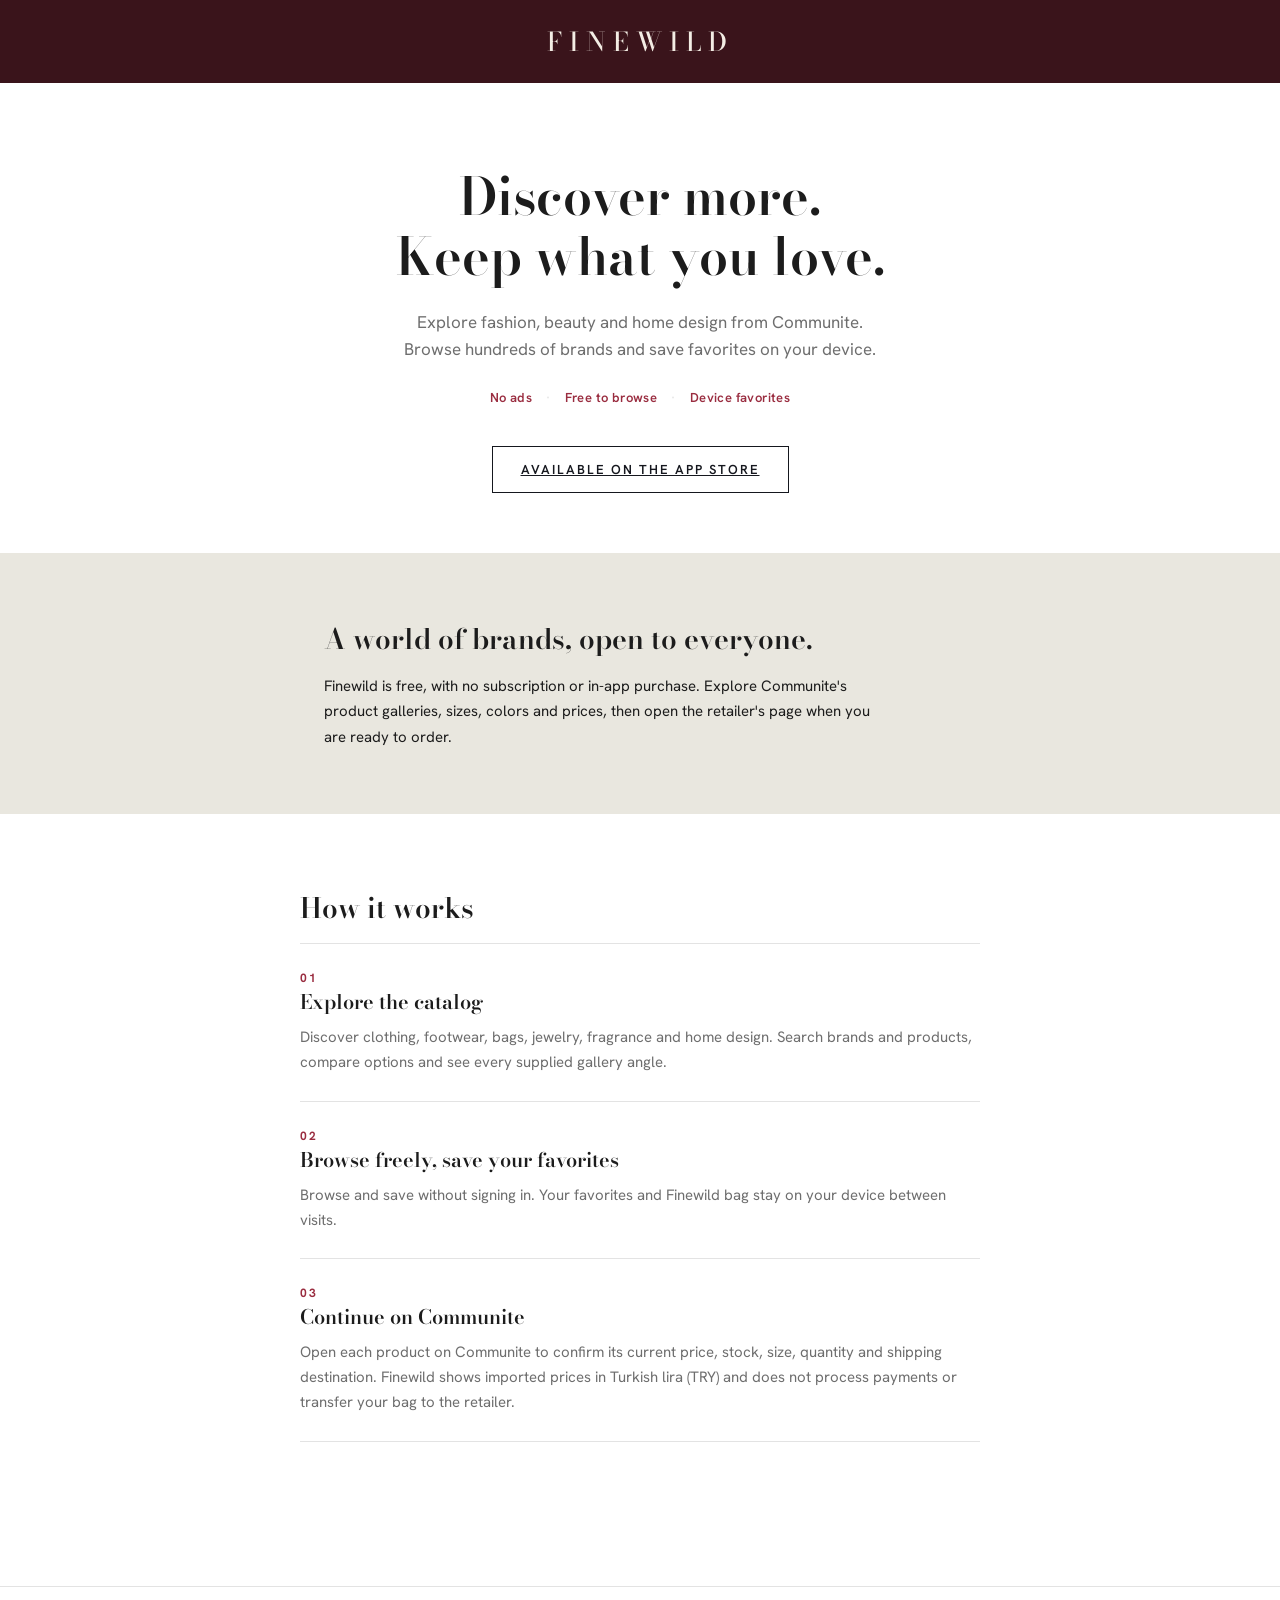
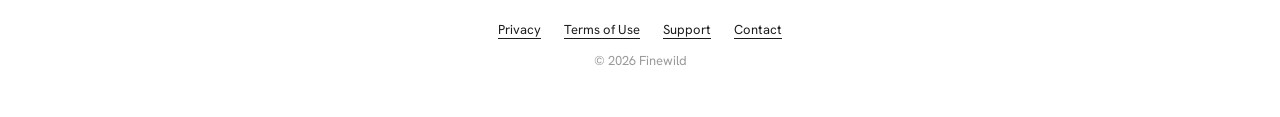
<file: index.html>
<!DOCTYPE html>
<html lang="en">
<head>
  <meta charset="utf-8" />
  <meta name="viewport" content="width=device-width, initial-scale=1" />
  <title>Finewild — fashion, beauty and design</title>
  <meta name="description" content="Explore fashion, beauty and home design from the Communite catalog. Browse brands and save favorites on your device with Finewild." />
  <link rel="preconnect" href="https://fonts.googleapis.com" />
  <link rel="preconnect" href="https://fonts.gstatic.com" crossorigin />
  <link href="https://fonts.googleapis.com/css2?family=Bodoni+Moda:wght@500;600&family=Hanken+Grotesk:wght@400;600;700&display=swap" rel="stylesheet" />
  <link rel="stylesheet" href="styles.css" />
</head>
<body>
  <header class="topbar"><a href="./"><span class="wordmark">FINEWILD</span></a></header>

  <main>
    <section class="hero container">
      <h1>Discover more.<br />Keep what you love.</h1>
      <p class="lede">
        Explore fashion, beauty and home design from Communite.
        Browse hundreds of brands and save favorites on your device.
      </p>
      <div class="pillars">
        <span>No ads</span>
        <span>Free to browse</span>
        <span>Device favorites</span>
      </div>
      <a class="soon" href="https://apps.apple.com/app/id6785614191">AVAILABLE ON THE APP STORE</a>
    </section>

    <section class="band">
      <div class="container">
        <h2>A world of brands, open to everyone.</h2>
        <p>
          Finewild is free, with no subscription or in-app purchase. Explore Communite's
          product galleries, sizes, colors and prices, then open the retailer's page when
          you are ready to order.
        </p>
      </div>
    </section>

    <section class="how container">
      <h2>How it works</h2>
      <div class="step">
        <div class="n">01</div>
        <h3>Explore the catalog</h3>
        <p>
          Discover clothing, footwear, bags, jewelry, fragrance and home design.
          Search brands and products, compare options and see every supplied gallery angle.
        </p>
      </div>
      <div class="step">
        <div class="n">02</div>
        <h3>Browse freely, save your favorites</h3>
        <p>
          Browse and save without signing in. Your favorites and Finewild bag stay on
          your device between visits.
        </p>
      </div>
      <div class="step">
        <div class="n">03</div>
        <h3>Continue on Communite</h3>
        <p>
          Open each product on Communite to confirm its current price, stock, size,
          quantity and shipping destination. Finewild shows imported prices in Turkish
          lira (TRY) and does not process payments or transfer your bag to the retailer.
        </p>
      </div>
    </section>
  </main>

  <footer>
    <nav>
      <a href="privacy/">Privacy</a>
      <a href="https://www.apple.com/legal/internet-services/itunes/dev/stdeula/">Terms of Use</a>
      <a href="support/">Support</a>
      <a href="mailto:parisbrugemons@gmail.com">Contact</a>
    </nav>
    <div class="fine">© 2026 Finewild</div>
  </footer>
</body>
</html>
</file>
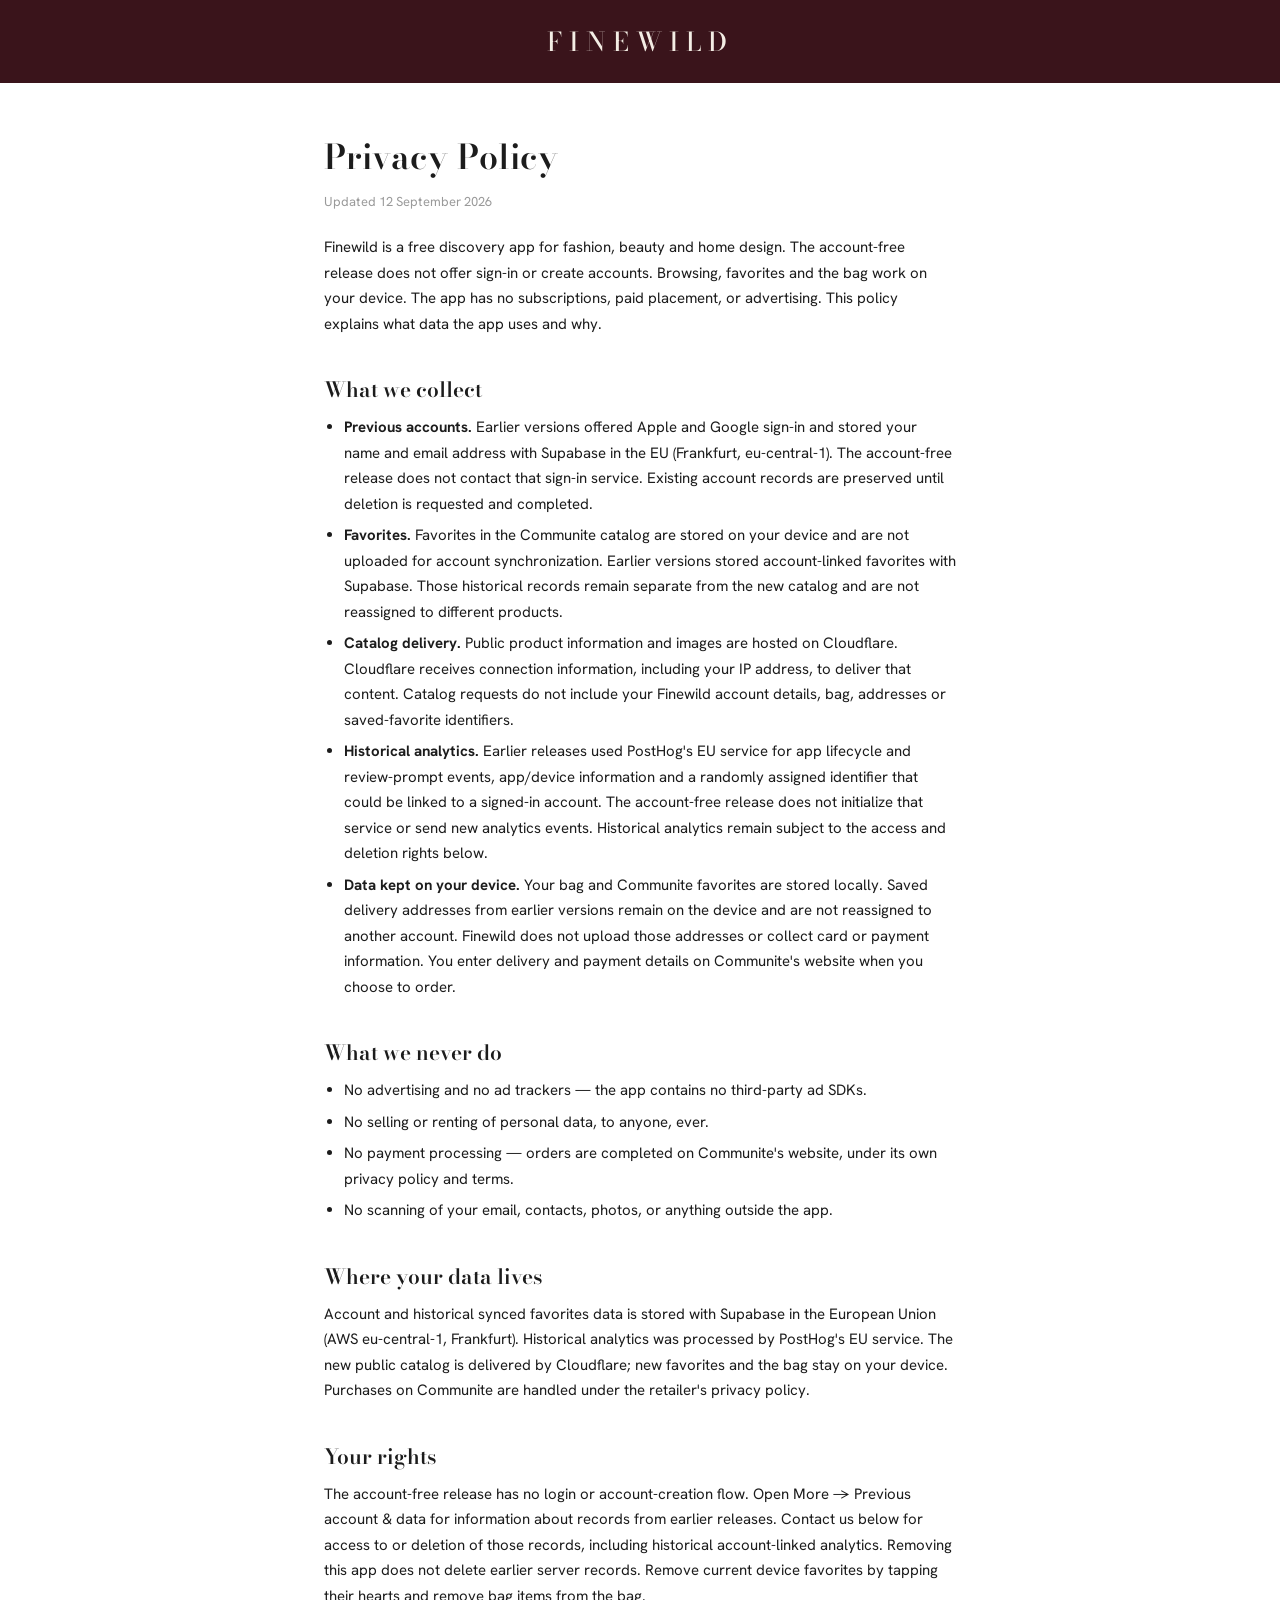
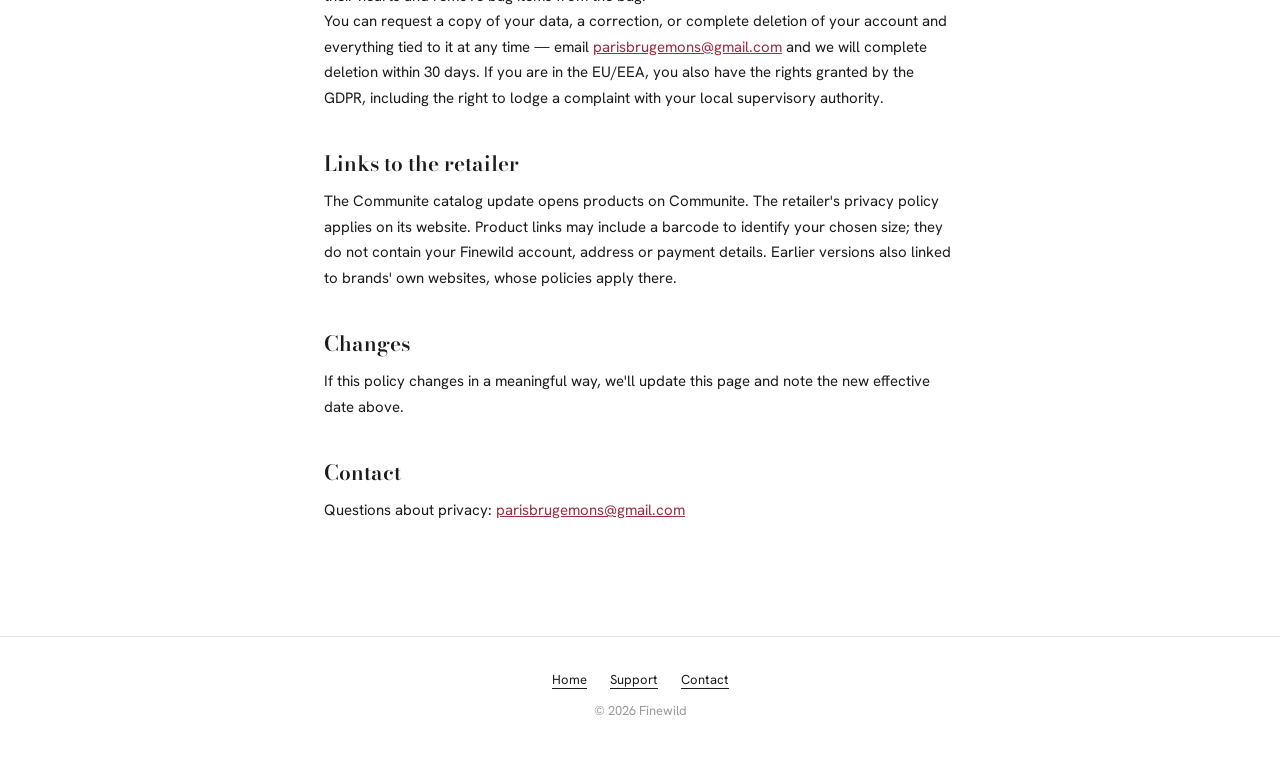
<file: privacy/index.html>
<!DOCTYPE html>
<html lang="en">
<head>
  <meta charset="utf-8" />
  <meta name="viewport" content="width=device-width, initial-scale=1" />
  <title>Privacy Policy — Finewild</title>
  <meta name="description" content="Finewild privacy policy: what we collect, what we never do, and your rights." />
  <link rel="preconnect" href="https://fonts.googleapis.com" />
  <link rel="preconnect" href="https://fonts.gstatic.com" crossorigin />
  <link href="https://fonts.googleapis.com/css2?family=Bodoni+Moda:wght@500;600&family=Hanken+Grotesk:wght@400;600;700&display=swap" rel="stylesheet" />
  <link rel="stylesheet" href="../styles.css" />
</head>
<body>
  <header class="topbar"><a href="../"><span class="wordmark">FINEWILD</span></a></header>

  <main class="page container">
    <h1>Privacy Policy</h1>
    <p class="updated">Updated 12 September 2026</p>

    <p style="margin-top:22px">
      Finewild is a free discovery app for fashion, beauty and home design.
      The account-free release does not offer sign-in or create accounts. Browsing, favorites and the bag work on your device. The app has
      no subscriptions, paid placement, or advertising. This policy explains what data
      the app uses and why.
    </p>

    <h2>What we collect</h2>
    <ul>
      <li><strong>Previous accounts.</strong> Earlier versions offered Apple and Google sign-in and stored your name and email address with Supabase in the EU (Frankfurt, eu-central-1). The account-free release does not contact that sign-in service. Existing account records are preserved until deletion is requested and completed.</li>
      <li><strong>Favorites.</strong> Favorites in the Communite catalog are stored on your
        device and are not uploaded for account synchronization. Earlier versions stored
        account-linked favorites with Supabase. Those historical records remain separate
        from the new catalog and are not reassigned to different products.</li>
      <li><strong>Catalog delivery.</strong> Public product information and images are hosted
        on Cloudflare. Cloudflare receives connection information, including your IP address,
        to deliver that content. Catalog requests do not include your Finewild account details,
        bag, addresses or saved-favorite identifiers.</li>
      <li><strong>Historical analytics.</strong> Earlier releases used PostHog's EU service for app lifecycle and review-prompt events, app/device information and a randomly assigned identifier that could be linked to a signed-in account. The account-free release does not initialize that service or send new analytics events. Historical analytics remain subject to the access and deletion rights below.</li>
      <li><strong>Data kept on your device.</strong> Your bag and Communite favorites are stored locally. Saved delivery addresses from earlier versions remain on the device and are not reassigned to another account. Finewild does not upload those addresses or collect card or
        payment information. You enter delivery and payment details on Communite's website
        when you choose to order.</li>
    </ul>

    <h2>What we never do</h2>
    <ul>
      <li>No advertising and no ad trackers — the app contains no third-party ad SDKs.</li>
      <li>No selling or renting of personal data, to anyone, ever.</li>
      <li>No payment processing — orders are completed on Communite's website,
        under its own privacy policy and terms.</li>
      <li>No scanning of your email, contacts, photos, or anything outside the app.</li>
    </ul>

    <h2>Where your data lives</h2>
    <p>
      Account and historical synced favorites data is stored with Supabase in the European Union
      (AWS eu-central-1, Frankfurt). Historical analytics was processed by PostHog's EU service.
      The new public catalog is delivered by Cloudflare; new favorites and the bag stay
      on your device. Purchases on Communite are handled under the retailer's privacy policy.
    </p>

    <h2>Your rights</h2>
    <p>
      The account-free release has no login or account-creation flow. Open More → Previous account &amp; data for information about records from earlier releases. Contact us below for access to or deletion of those records, including historical account-linked analytics. Removing this app does not delete earlier server records. Remove current device favorites by tapping their hearts and remove bag items from the bag.
    </p>
    <p>
      You can request a copy of your data, a correction, or complete deletion of your
      account and everything tied to it at any time — email
      <a href="mailto:parisbrugemons@gmail.com">parisbrugemons@gmail.com</a> and we will
      complete deletion within 30 days. If you are in the EU/EEA, you also have the rights
      granted by the GDPR, including the right to lodge a complaint with your local
      supervisory authority.
    </p>

    <h2>Links to the retailer</h2>
    <p>
      The Communite catalog update opens products on Communite. The retailer's privacy
      policy applies on its website. Product links may include a barcode to identify
      your chosen size; they do not contain your Finewild account, address or payment details.
      Earlier versions also linked to brands' own websites, whose policies apply there.
    </p>

    <h2>Changes</h2>
    <p>
      If this policy changes in a meaningful way, we'll update this page and note the new
      effective date above.
    </p>

    <h2>Contact</h2>
    <p>
      Questions about privacy: <a href="mailto:parisbrugemons@gmail.com">parisbrugemons@gmail.com</a>
    </p>
  </main>

  <footer>
    <nav>
      <a href="../">Home</a>
      <a href="../support/">Support</a>
      <a href="mailto:parisbrugemons@gmail.com">Contact</a>
    </nav>
    <div class="fine">© 2026 Finewild</div>
  </footer>
</body>
</html>
</file>
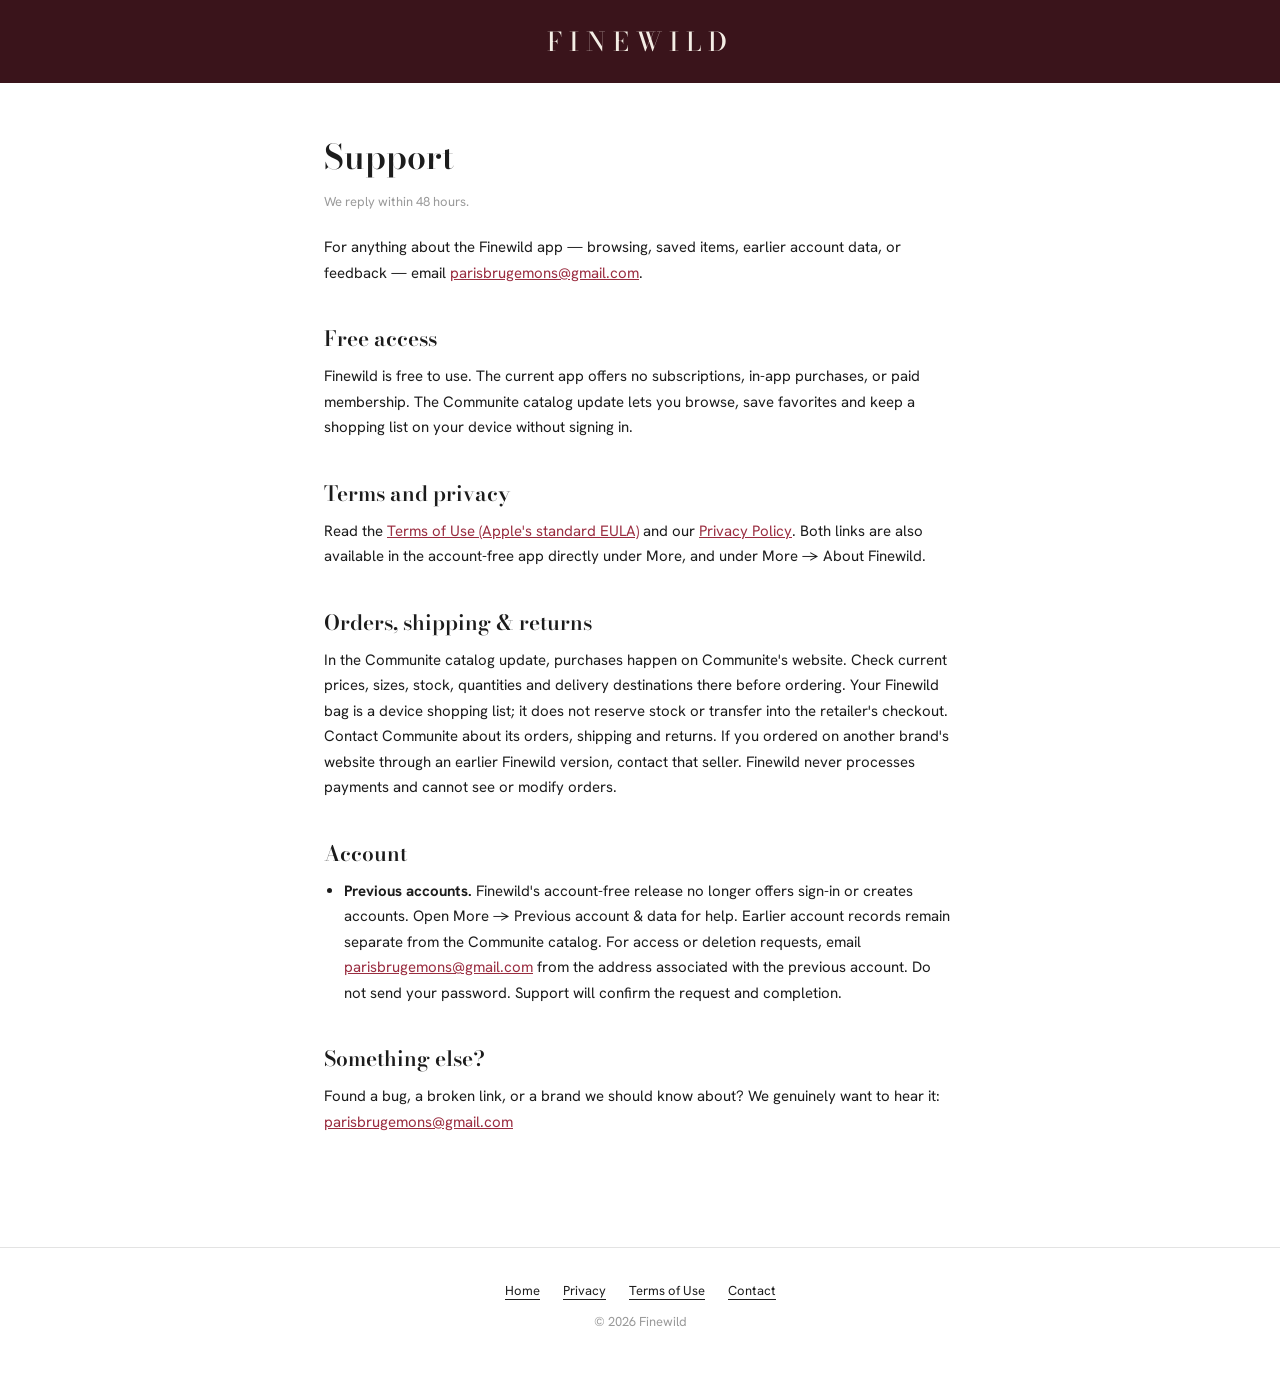
<file: support/index.html>
<!DOCTYPE html>
<html lang="en">
<head>
  <meta charset="utf-8" />
  <meta name="viewport" content="width=device-width, initial-scale=1" />
  <title>Support — Finewild</title>
  <meta name="description" content="Get help with Finewild: free browsing, device favorites, previous account data, and retailer orders." />
  <link rel="preconnect" href="https://fonts.googleapis.com" />
  <link rel="preconnect" href="https://fonts.gstatic.com" crossorigin />
  <link href="https://fonts.googleapis.com/css2?family=Bodoni+Moda:wght@500;600&family=Hanken+Grotesk:wght@400;600;700&display=swap" rel="stylesheet" />
  <link rel="stylesheet" href="../styles.css" />
</head>
<body>
  <header class="topbar"><a href="../"><span class="wordmark">FINEWILD</span></a></header>

  <main class="page container">
    <h1>Support</h1>
    <p class="updated">We reply within 48 hours.</p>

    <p style="margin-top:22px">
      For anything about the Finewild app — browsing, saved items, earlier account data, or feedback —
      email <a href="mailto:parisbrugemons@gmail.com">parisbrugemons@gmail.com</a>.
    </p>

    <h2>Free access</h2>
    <p>
      Finewild is free to use. The current app offers no subscriptions, in-app purchases,
      or paid membership. The Communite catalog update lets you browse, save favorites
      and keep a shopping list on your device without signing in.
    </p>

    <h2>Terms and privacy</h2>
    <p>
      Read the <a href="https://www.apple.com/legal/internet-services/itunes/dev/stdeula/">Terms of Use (Apple's standard EULA)</a>
      and our <a href="../privacy/">Privacy Policy</a>. Both links are also available in
      the account-free app directly under More, and under More → About Finewild.
    </p>

    <h2>Orders, shipping &amp; returns</h2>
    <p>
      In the Communite catalog update, purchases happen on Communite's website. Check
      current prices, sizes, stock, quantities and delivery destinations there before ordering.
      Your Finewild bag is a device shopping list; it does not reserve stock or transfer into
      the retailer's checkout. Contact Communite about its orders, shipping and returns.
      If you ordered on another brand's website through an earlier Finewild version, contact
      that seller. Finewild never processes payments and cannot see or modify orders.
    </p>

    <h2>Account</h2>
    <ul>
      <li id="previous-account"><strong>Previous accounts.</strong> Finewild's account-free release no longer offers sign-in or creates accounts. Open More → Previous account &amp; data for help. Earlier account records remain separate from the Communite catalog. For access or deletion requests, email <a href="mailto:parisbrugemons@gmail.com">parisbrugemons@gmail.com</a> from the address associated with the previous account. Do not send your password. Support will confirm the request and completion.</li>
    </ul>

    <h2>Something else?</h2>
    <p>
      Found a bug, a broken link, or a brand we should know about? We genuinely want to
      hear it: <a href="mailto:parisbrugemons@gmail.com">parisbrugemons@gmail.com</a>
    </p>
  </main>

  <footer>
    <nav>
      <a href="../">Home</a>
      <a href="../privacy/">Privacy</a>
      <a href="https://www.apple.com/legal/internet-services/itunes/dev/stdeula/">Terms of Use</a>
      <a href="mailto:parisbrugemons@gmail.com">Contact</a>
    </nav>
    <div class="fine">© 2026 Finewild</div>
  </footer>
</body>
</html>
</file>
<file: styles.css>
/* Finewild static site — matches the app's tokens (src/theme/tokens.ts):
   oxblood #3A141B · bordeaux #9A2D40 · ink #15171E · text #1C1C1C · warm #E9E7DF · cream #F3EDE4 */
* { margin: 0; padding: 0; box-sizing: border-box; }

:root {
  --oxblood: #3A141B;
  --bordeaux: #9A2D40;
  --ink: #15171E;
  --text: #1C1C1C;
  --muted: #6E6E6E;
  --muted-light: #9A9A9A;
  --warm: #E9E7DF;
  --cream: #F3EDE4;
  --line: #E3E3E3;
  --serif: "Bodoni Moda", Didot, "Times New Roman", serif;
  --sans: "Hanken Grotesk", -apple-system, "Helvetica Neue", Arial, sans-serif;
}

body {
  font-family: var(--sans);
  color: var(--text);
  background: #fff;
  -webkit-font-smoothing: antialiased;
}

.topbar {
  background: var(--oxblood);
  text-align: center;
  padding: 22px 16px;
}
.topbar a { text-decoration: none; }
.wordmark {
  font-family: var(--serif);
  font-size: 26px;
  letter-spacing: 7px;
  color: var(--cream);
  font-weight: 500;
}

.container { max-width: 680px; margin: 0 auto; padding: 0 24px; }

/* --- landing --- */
.hero { text-align: center; padding: 84px 0 60px; }
.hero h1 {
  font-family: var(--serif);
  font-weight: 600;
  font-size: clamp(34px, 6vw, 52px);
  line-height: 1.15;
  color: var(--text);
}
.hero p.lede {
  font-size: 17px;
  line-height: 1.6;
  color: var(--muted);
  margin: 22px auto 0;
  max-width: 480px;
}
.pillars {
  display: flex;
  justify-content: center;
  gap: 14px;
  margin-top: 26px;
  font-size: 13px;
  letter-spacing: 0.4px;
  font-weight: 600;
  color: var(--bordeaux);
  flex-wrap: wrap;
}
.pillars span::after { content: "·"; margin-left: 14px; color: var(--line); }
.pillars span:last-child::after { content: ""; margin: 0; }
.soon {
  display: inline-block;
  margin-top: 40px;
  border: 1px solid var(--ink);
  color: var(--ink);
  padding: 14px 28px;
  font-size: 13px;
  letter-spacing: 2px;
  font-weight: 600;
}

.band { background: var(--warm); padding: 64px 0; }
.band h2, section.how h2 {
  font-family: var(--serif);
  font-weight: 600;
  font-size: 28px;
  margin-bottom: 14px;
}
.band p { color: var(--text); line-height: 1.7; font-size: 15px; max-width: 560px; }

section.how { padding: 72px 0; }
.how .step { padding: 26px 0; border-top: 1px solid var(--line); }
.how .step:last-child { border-bottom: 1px solid var(--line); }
.how .step h3 { font-family: var(--serif); font-weight: 600; font-size: 20px; }
.how .step p { color: var(--muted); line-height: 1.65; font-size: 15px; margin-top: 8px; }
.how .step .n {
  color: var(--bordeaux);
  font-size: 12px;
  letter-spacing: 2px;
  font-weight: 700;
}

/* --- text pages (privacy / support) --- */
.page { padding: 48px 24px 40px; overflow-wrap: anywhere; }
.page h1 { font-family: var(--serif); font-weight: 600; font-size: 34px; }
.page .updated { color: var(--muted-light); font-size: 13px; margin-top: 8px; }
.page h2 { font-family: var(--serif); font-weight: 600; font-size: 21px; margin: 36px 0 10px; }
.page p, .page li { color: var(--text); font-size: 15px; line-height: 1.7; }
.page ul { padding-left: 20px; margin-top: 8px; }
.page li { margin-bottom: 6px; }
.page a { color: var(--bordeaux); }
.page .note {
  background: var(--warm);
  padding: 18px 20px;
  font-size: 14px;
  line-height: 1.6;
  margin-top: 24px;
}

footer {
  border-top: 1px solid var(--line);
  margin-top: 72px;
  padding: 34px 0 48px;
  text-align: center;
  font-size: 13px;
  color: var(--muted);
}
footer a { color: var(--text); text-decoration: none; border-bottom: 1px solid var(--text); margin: 0 10px; }
footer .fine { margin-top: 14px; color: var(--muted-light); }
</file>
